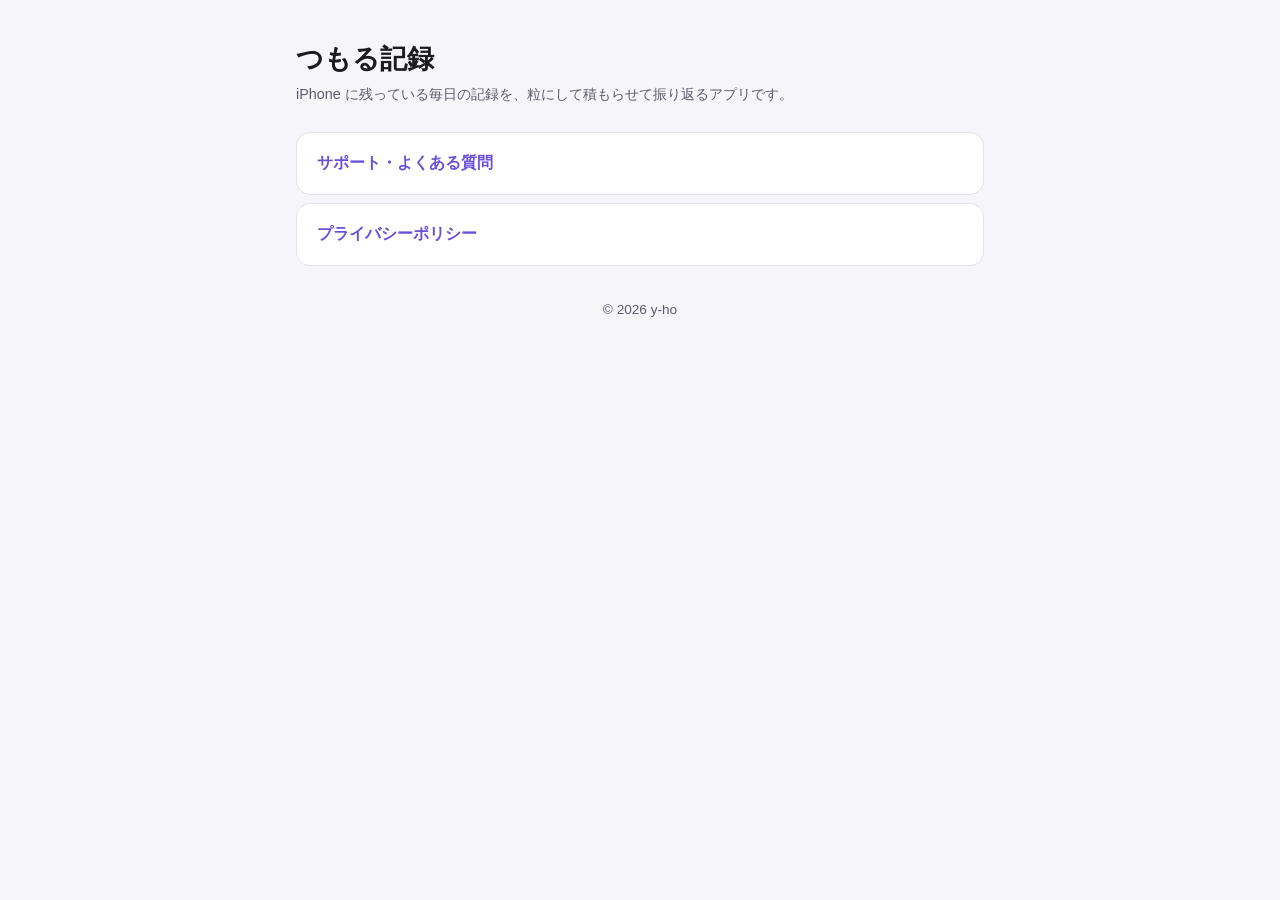
<file: index.html>
<!doctype html>
<html lang="ja">
<head>
  <meta charset="utf-8">
  <meta name="viewport" content="width=device-width, initial-scale=1">
  <title>つもる記録</title>
  <meta name="description" content="iPhone に残っている毎日の記録を、粒にして積もらせて振り返るアプリ「つもる記録」のサポートページです。">
  <link rel="stylesheet" href="style.css">
</head>
<body>
<main>
  <header>
    <h1>つもる記録</h1>
    <p class="meta">iPhone に残っている毎日の記録を、粒にして積もらせて振り返るアプリです。</p>
  </header>

  <ul class="links">
    <li><a href="support.html">サポート・よくある質問</a></li>
    <li><a href="privacy.html">プライバシーポリシー</a></li>
  </ul>

  <footer>© 2026 y-ho</footer>
</main>
</body>
</html>
</file>
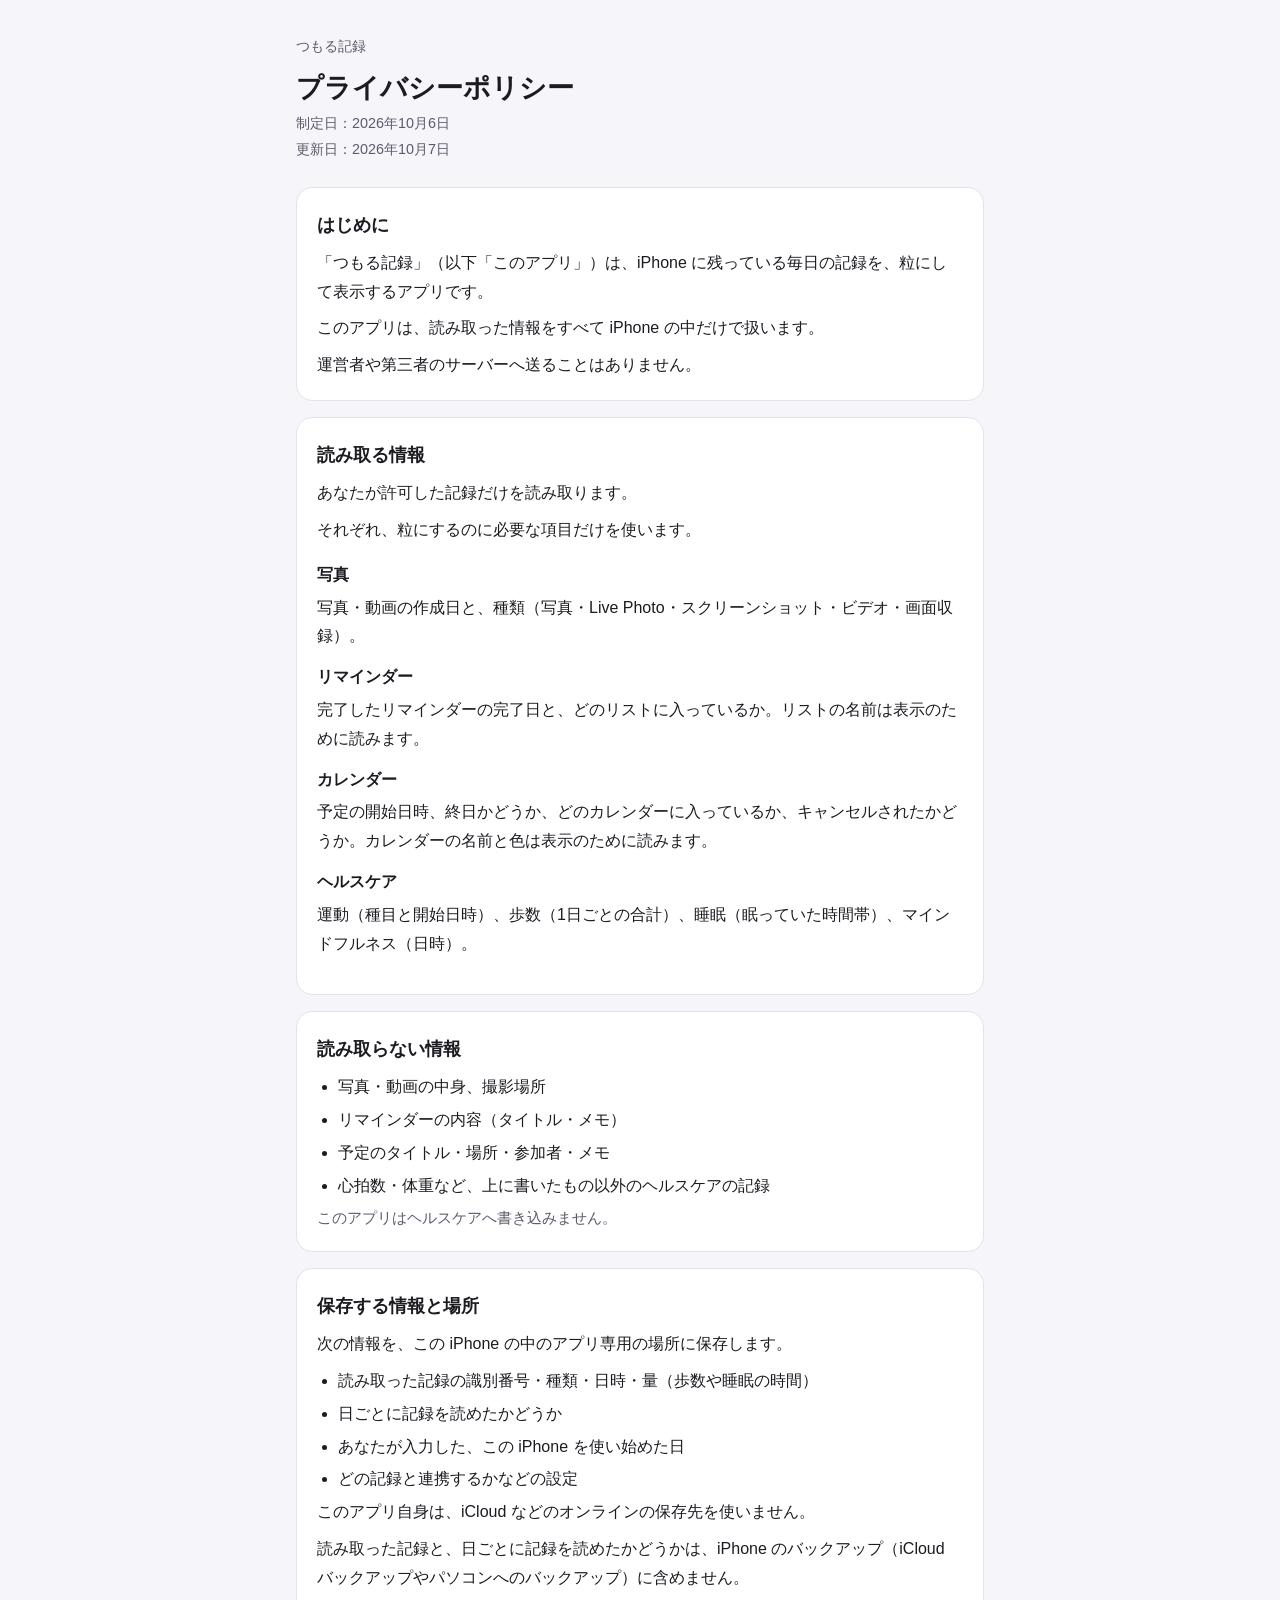
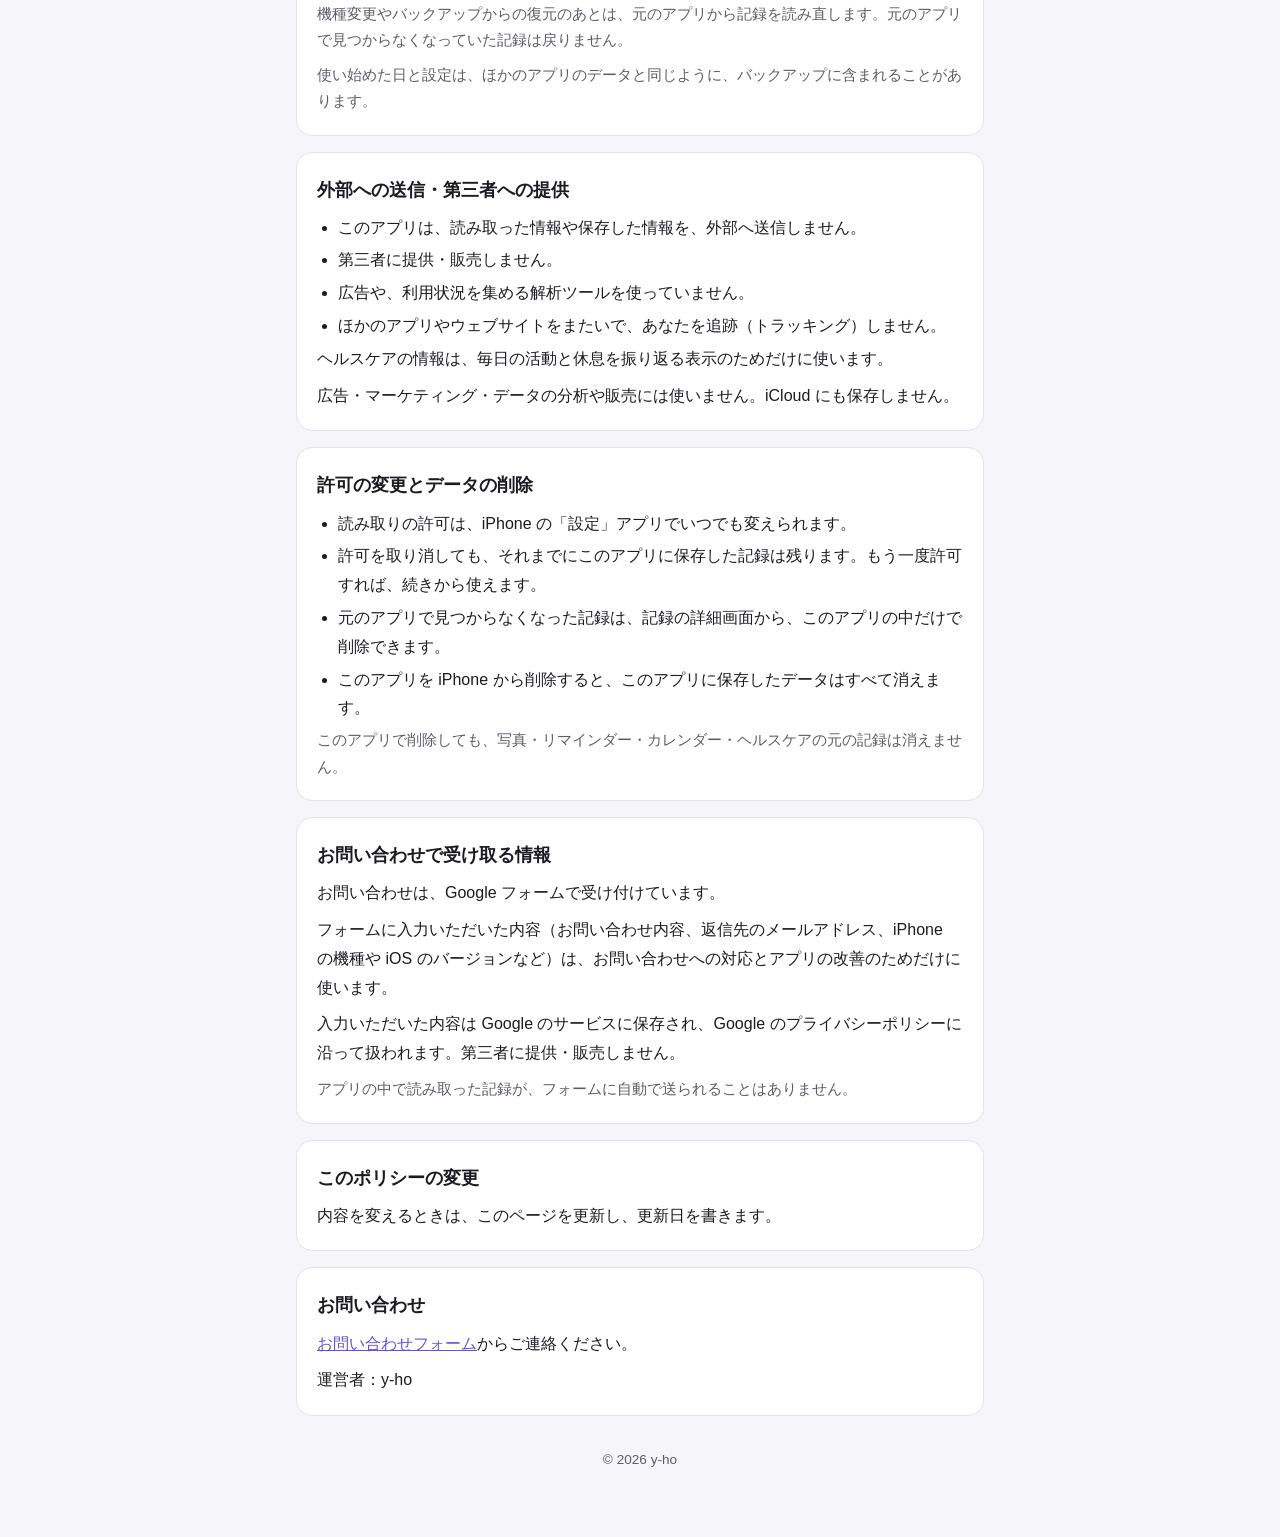
<file: privacy.html>
<!doctype html>
<html lang="ja">
<head>
  <meta charset="utf-8">
  <meta name="viewport" content="width=device-width, initial-scale=1">
  <title>プライバシーポリシー | つもる記録</title>
  <link rel="stylesheet" href="style.css">
</head>
<body>
<main>
  <header>
    <a class="home" href="./">つもる記録</a>
    <h1>プライバシーポリシー</h1>
    <p class="meta">制定日：2026年10月6日<br>更新日：2026年10月7日</p>
  </header>

  <section>
    <h2>はじめに</h2>
    <p>「つもる記録」（以下「このアプリ」）は、iPhone に残っている毎日の記録を、粒にして表示するアプリです。</p>
    <p>このアプリは、読み取った情報をすべて iPhone の中だけで扱います。</p>
    <p>運営者や第三者のサーバーへ送ることはありません。</p>
  </section>

  <section>
    <h2>読み取る情報</h2>
    <p>あなたが許可した記録だけを読み取ります。</p>
    <p>それぞれ、粒にするのに必要な項目だけを使います。</p>
    <dl>
      <dt>写真</dt>
      <dd>写真・動画の作成日と、種類（写真・Live Photo・スクリーンショット・ビデオ・画面収録）。</dd>
      <dt>リマインダー</dt>
      <dd>完了したリマインダーの完了日と、どのリストに入っているか。リストの名前は表示のために読みます。</dd>
      <dt>カレンダー</dt>
      <dd>予定の開始日時、終日かどうか、どのカレンダーに入っているか、キャンセルされたかどうか。カレンダーの名前と色は表示のために読みます。</dd>
      <dt>ヘルスケア</dt>
      <dd>運動（種目と開始日時）、歩数（1日ごとの合計）、睡眠（眠っていた時間帯）、マインドフルネス（日時）。</dd>
    </dl>
  </section>

  <section>
    <h2>読み取らない情報</h2>
    <ul>
      <li>写真・動画の中身、撮影場所</li>
      <li>リマインダーの内容（タイトル・メモ）</li>
      <li>予定のタイトル・場所・参加者・メモ</li>
      <li>心拍数・体重など、上に書いたもの以外のヘルスケアの記録</li>
    </ul>
    <p class="note">このアプリはヘルスケアへ書き込みません。</p>
  </section>

  <section>
    <h2>保存する情報と場所</h2>
    <p>次の情報を、この iPhone の中のアプリ専用の場所に保存します。</p>
    <ul>
      <li>読み取った記録の識別番号・種類・日時・量（歩数や睡眠の時間）</li>
      <li>日ごとに記録を読めたかどうか</li>
      <li>あなたが入力した、この iPhone を使い始めた日</li>
      <li>どの記録と連携するかなどの設定</li>
    </ul>
    <p>このアプリ自身は、iCloud などのオンラインの保存先を使いません。</p>
    <p>読み取った記録と、日ごとに記録を読めたかどうかは、iPhone のバックアップ（iCloud バックアップやパソコンへのバックアップ）に含めません。</p>
    <p class="note">機種変更やバックアップからの復元のあとは、元のアプリから記録を読み直します。元のアプリで見つからなくなっていた記録は戻りません。</p>
    <p class="note">使い始めた日と設定は、ほかのアプリのデータと同じように、バックアップに含まれることがあります。</p>
  </section>

  <section>
    <h2>外部への送信・第三者への提供</h2>
    <ul>
      <li>このアプリは、読み取った情報や保存した情報を、外部へ送信しません。</li>
      <li>第三者に提供・販売しません。</li>
      <li>広告や、利用状況を集める解析ツールを使っていません。</li>
      <li>ほかのアプリやウェブサイトをまたいで、あなたを追跡（トラッキング）しません。</li>
    </ul>
    <p>ヘルスケアの情報は、毎日の活動と休息を振り返る表示のためだけに使います。</p>
    <p>広告・マーケティング・データの分析や販売には使いません。iCloud にも保存しません。</p>
  </section>

  <section>
    <h2>許可の変更とデータの削除</h2>
    <ul>
      <li>読み取りの許可は、iPhone の「設定」アプリでいつでも変えられます。</li>
      <li>許可を取り消しても、それまでにこのアプリに保存した記録は残ります。もう一度許可すれば、続きから使えます。</li>
      <li>元のアプリで見つからなくなった記録は、記録の詳細画面から、このアプリの中だけで削除できます。</li>
      <li>このアプリを iPhone から削除すると、このアプリに保存したデータはすべて消えます。</li>
    </ul>
    <p class="note">このアプリで削除しても、写真・リマインダー・カレンダー・ヘルスケアの元の記録は消えません。</p>
  </section>

  <section>
    <h2>お問い合わせで受け取る情報</h2>
    <p>お問い合わせは、Google フォームで受け付けています。</p>
    <p>フォームに入力いただいた内容（お問い合わせ内容、返信先のメールアドレス、iPhone の機種や iOS のバージョンなど）は、お問い合わせへの対応とアプリの改善のためだけに使います。</p>
    <p>入力いただいた内容は Google のサービスに保存され、Google のプライバシーポリシーに沿って扱われます。第三者に提供・販売しません。</p>
    <p class="note">アプリの中で読み取った記録が、フォームに自動で送られることはありません。</p>
  </section>

  <section>
    <h2>このポリシーの変更</h2>
    <p>内容を変えるときは、このページを更新し、更新日を書きます。</p>
  </section>

  <section>
    <h2>お問い合わせ</h2>
    <p><a href="https://forms.gle/6M44zbHYRSWPdQDQ7">お問い合わせフォーム</a>からご連絡ください。</p>
    <p>運営者：y-ho</p>
  </section>

  <footer>© 2026 y-ho</footer>
</main>
</body>
</html>
</file>
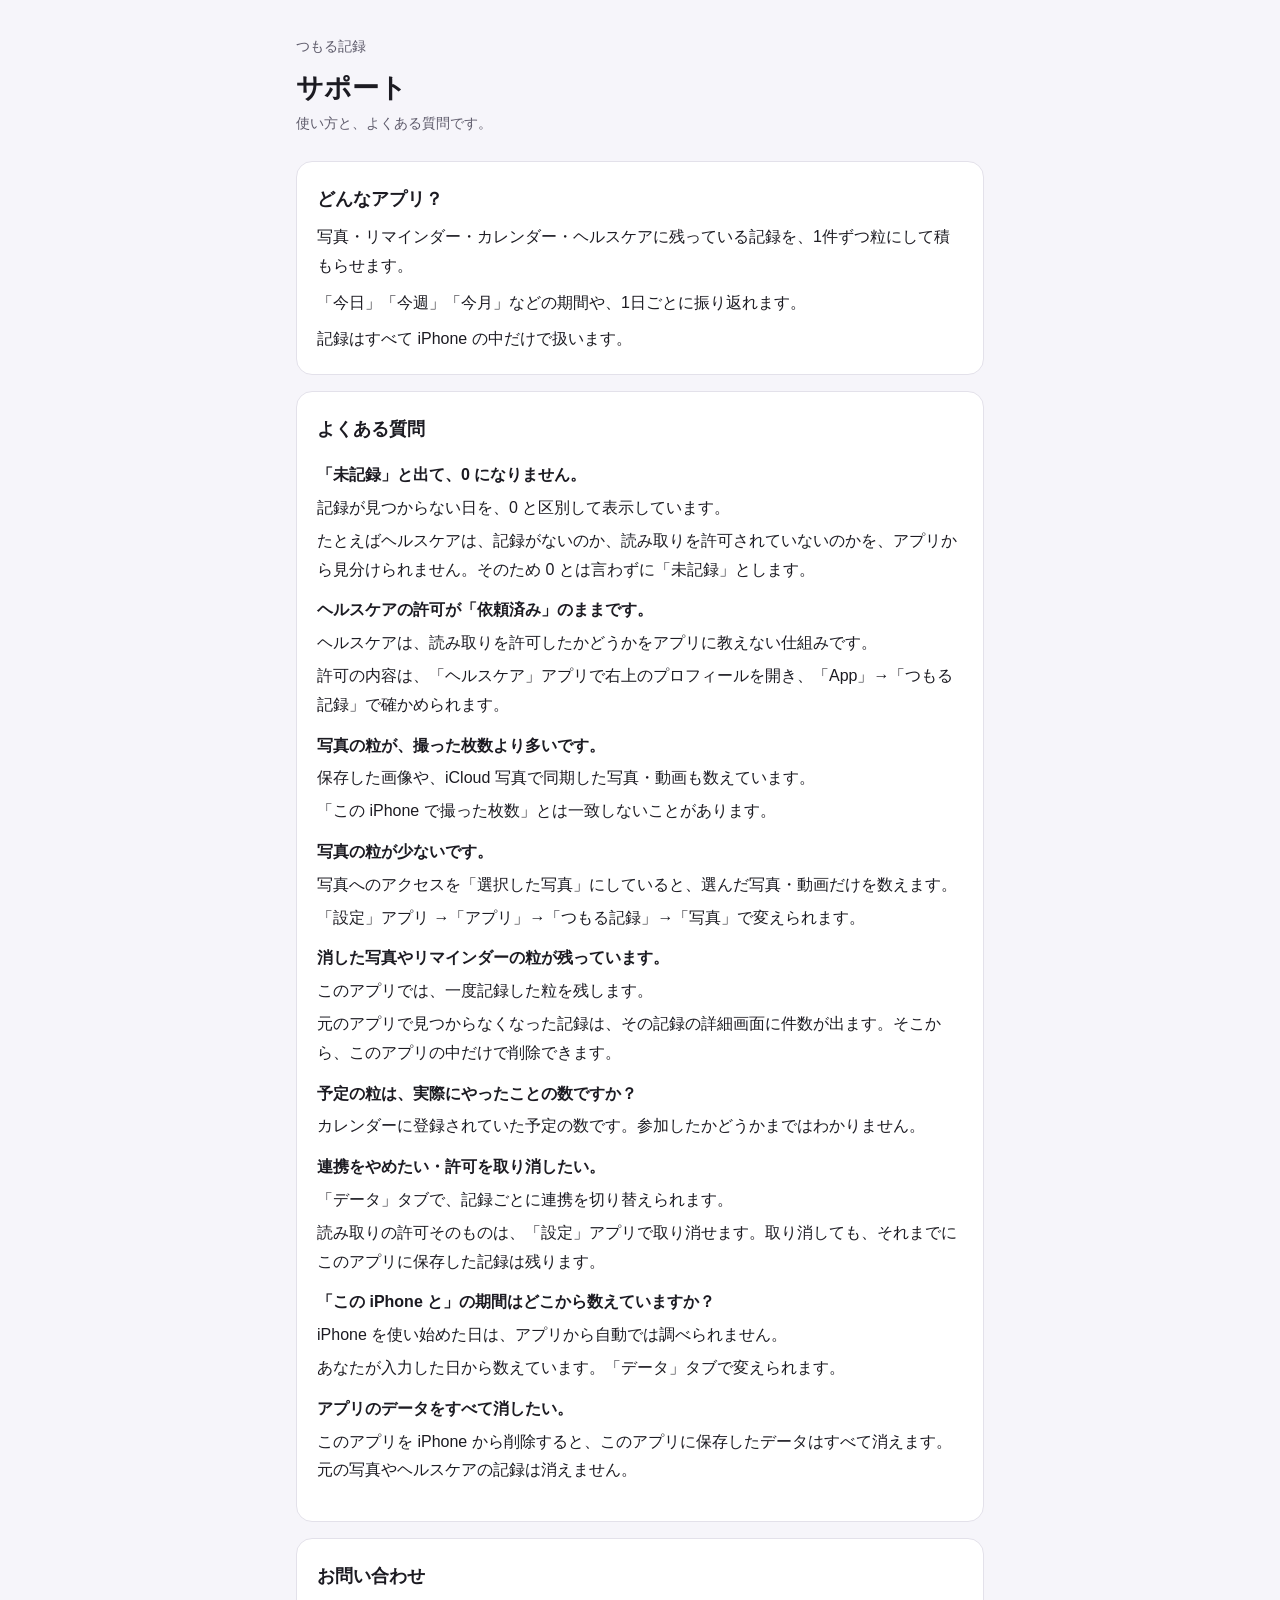
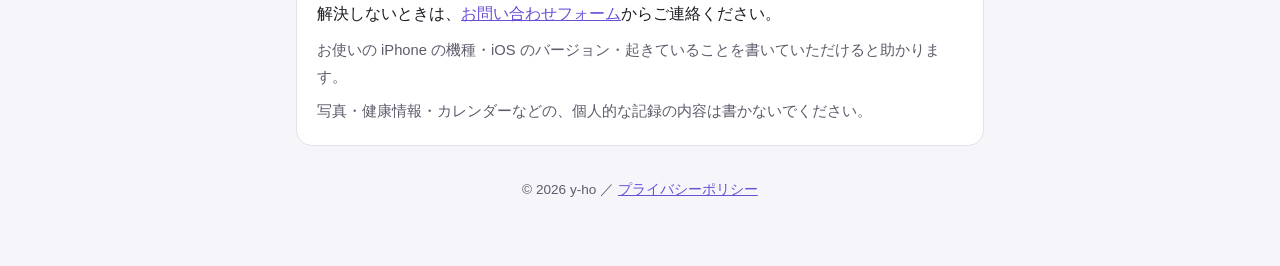
<file: support.html>
<!doctype html>
<html lang="ja">
<head>
  <meta charset="utf-8">
  <meta name="viewport" content="width=device-width, initial-scale=1">
  <title>サポート | つもる記録</title>
  <link rel="stylesheet" href="style.css">
</head>
<body>
<main>
  <header>
    <a class="home" href="./">つもる記録</a>
    <h1>サポート</h1>
    <p class="meta">使い方と、よくある質問です。</p>
  </header>

  <section>
    <h2>どんなアプリ？</h2>
    <p>写真・リマインダー・カレンダー・ヘルスケアに残っている記録を、1件ずつ粒にして積もらせます。</p>
    <p>「今日」「今週」「今月」などの期間や、1日ごとに振り返れます。</p>
    <p>記録はすべて iPhone の中だけで扱います。</p>
  </section>

  <section>
    <h2>よくある質問</h2>
    <dl>
      <dt>「未記録」と出て、0 になりません。</dt>
      <dd>記録が見つからない日を、0 と区別して表示しています。</dd>
      <dd>たとえばヘルスケアは、記録がないのか、読み取りを許可されていないのかを、アプリから見分けられません。そのため 0 とは言わずに「未記録」とします。</dd>

      <dt>ヘルスケアの許可が「依頼済み」のままです。</dt>
      <dd>ヘルスケアは、読み取りを許可したかどうかをアプリに教えない仕組みです。</dd>
      <dd>許可の内容は、「ヘルスケア」アプリで右上のプロフィールを開き、「App」→「つもる記録」で確かめられます。</dd>

      <dt>写真の粒が、撮った枚数より多いです。</dt>
      <dd>保存した画像や、iCloud 写真で同期した写真・動画も数えています。</dd>
      <dd>「この iPhone で撮った枚数」とは一致しないことがあります。</dd>

      <dt>写真の粒が少ないです。</dt>
      <dd>写真へのアクセスを「選択した写真」にしていると、選んだ写真・動画だけを数えます。</dd>
      <dd>「設定」アプリ →「アプリ」→「つもる記録」→「写真」で変えられます。</dd>

      <dt>消した写真やリマインダーの粒が残っています。</dt>
      <dd>このアプリでは、一度記録した粒を残します。</dd>
      <dd>元のアプリで見つからなくなった記録は、その記録の詳細画面に件数が出ます。そこから、このアプリの中だけで削除できます。</dd>

      <dt>予定の粒は、実際にやったことの数ですか？</dt>
      <dd>カレンダーに登録されていた予定の数です。参加したかどうかまではわかりません。</dd>

      <dt>連携をやめたい・許可を取り消したい。</dt>
      <dd>「データ」タブで、記録ごとに連携を切り替えられます。</dd>
      <dd>読み取りの許可そのものは、「設定」アプリで取り消せます。取り消しても、それまでにこのアプリに保存した記録は残ります。</dd>

      <dt>「この iPhone と」の期間はどこから数えていますか？</dt>
      <dd>iPhone を使い始めた日は、アプリから自動では調べられません。</dd>
      <dd>あなたが入力した日から数えています。「データ」タブで変えられます。</dd>

      <dt>アプリのデータをすべて消したい。</dt>
      <dd>このアプリを iPhone から削除すると、このアプリに保存したデータはすべて消えます。元の写真やヘルスケアの記録は消えません。</dd>
    </dl>
  </section>

  <section>
    <h2>お問い合わせ</h2>
    <p>解決しないときは、<a href="https://forms.gle/6M44zbHYRSWPdQDQ7">お問い合わせフォーム</a>からご連絡ください。</p>
    <p class="note">お使いの iPhone の機種・iOS のバージョン・起きていることを書いていただけると助かります。</p>
    <p class="note">写真・健康情報・カレンダーなどの、個人的な記録の内容は書かないでください。</p>
  </section>

  <footer>© 2026 y-ho ／ <a href="privacy.html">プライバシーポリシー</a></footer>
</main>
</body>
</html>
</file>
<file: style.css>
:root {
  --bg: #f6f5fa;
  --card: #ffffff;
  --text: #1c1b22;
  --sub: #5e5b6b;
  --line: #e3e1ea;
  --accent: #6a4fd8;
}
@media (prefers-color-scheme: dark) {
  :root {
    --bg: #121118;
    --card: #1d1b25;
    --text: #efedf5;
    --sub: #aaa6b8;
    --line: #2f2c3a;
    --accent: #a995ff;
  }
}
* { box-sizing: border-box; }
body {
  margin: 0;
  background: var(--bg);
  color: var(--text);
  font-family: -apple-system, BlinkMacSystemFont, "Hiragino Sans", "Hiragino Kaku Gothic ProN", "Noto Sans JP", sans-serif;
  line-height: 1.8;
  -webkit-text-size-adjust: 100%;
}
main {
  max-width: 720px;
  margin: 0 auto;
  padding: 32px 16px 64px;
}
header { margin-bottom: 24px; }
header a.home { color: var(--sub); text-decoration: none; font-size: 0.9rem; }
h1 { font-size: 1.7rem; line-height: 1.4; margin: 8px 0 4px; }
h2 { font-size: 1.15rem; margin: 0 0 8px; }
.meta { color: var(--sub); font-size: 0.9rem; margin: 0; }
section {
  background: var(--card);
  border: 1px solid var(--line);
  border-radius: 16px;
  padding: 20px;
  margin: 16px 0;
}
p { margin: 0 0 8px; }
p:last-child { margin-bottom: 0; }
ul { margin: 0; padding-left: 1.3em; }
li { margin: 4px 0; }
.note { color: var(--sub); font-size: 0.92rem; }
a { color: var(--accent); }
dt { font-weight: 700; margin-top: 12px; }
dt:first-child { margin-top: 0; }
dd { margin: 4px 0 0; }
.links { list-style: none; padding: 0; }
.links li { margin: 8px 0; }
.links a {
  display: block;
  background: var(--card);
  border: 1px solid var(--line);
  border-radius: 14px;
  padding: 16px 20px;
  font-weight: 700;
  text-decoration: none;
}
footer { color: var(--sub); font-size: 0.85rem; margin-top: 32px; text-align: center; }
</file>
